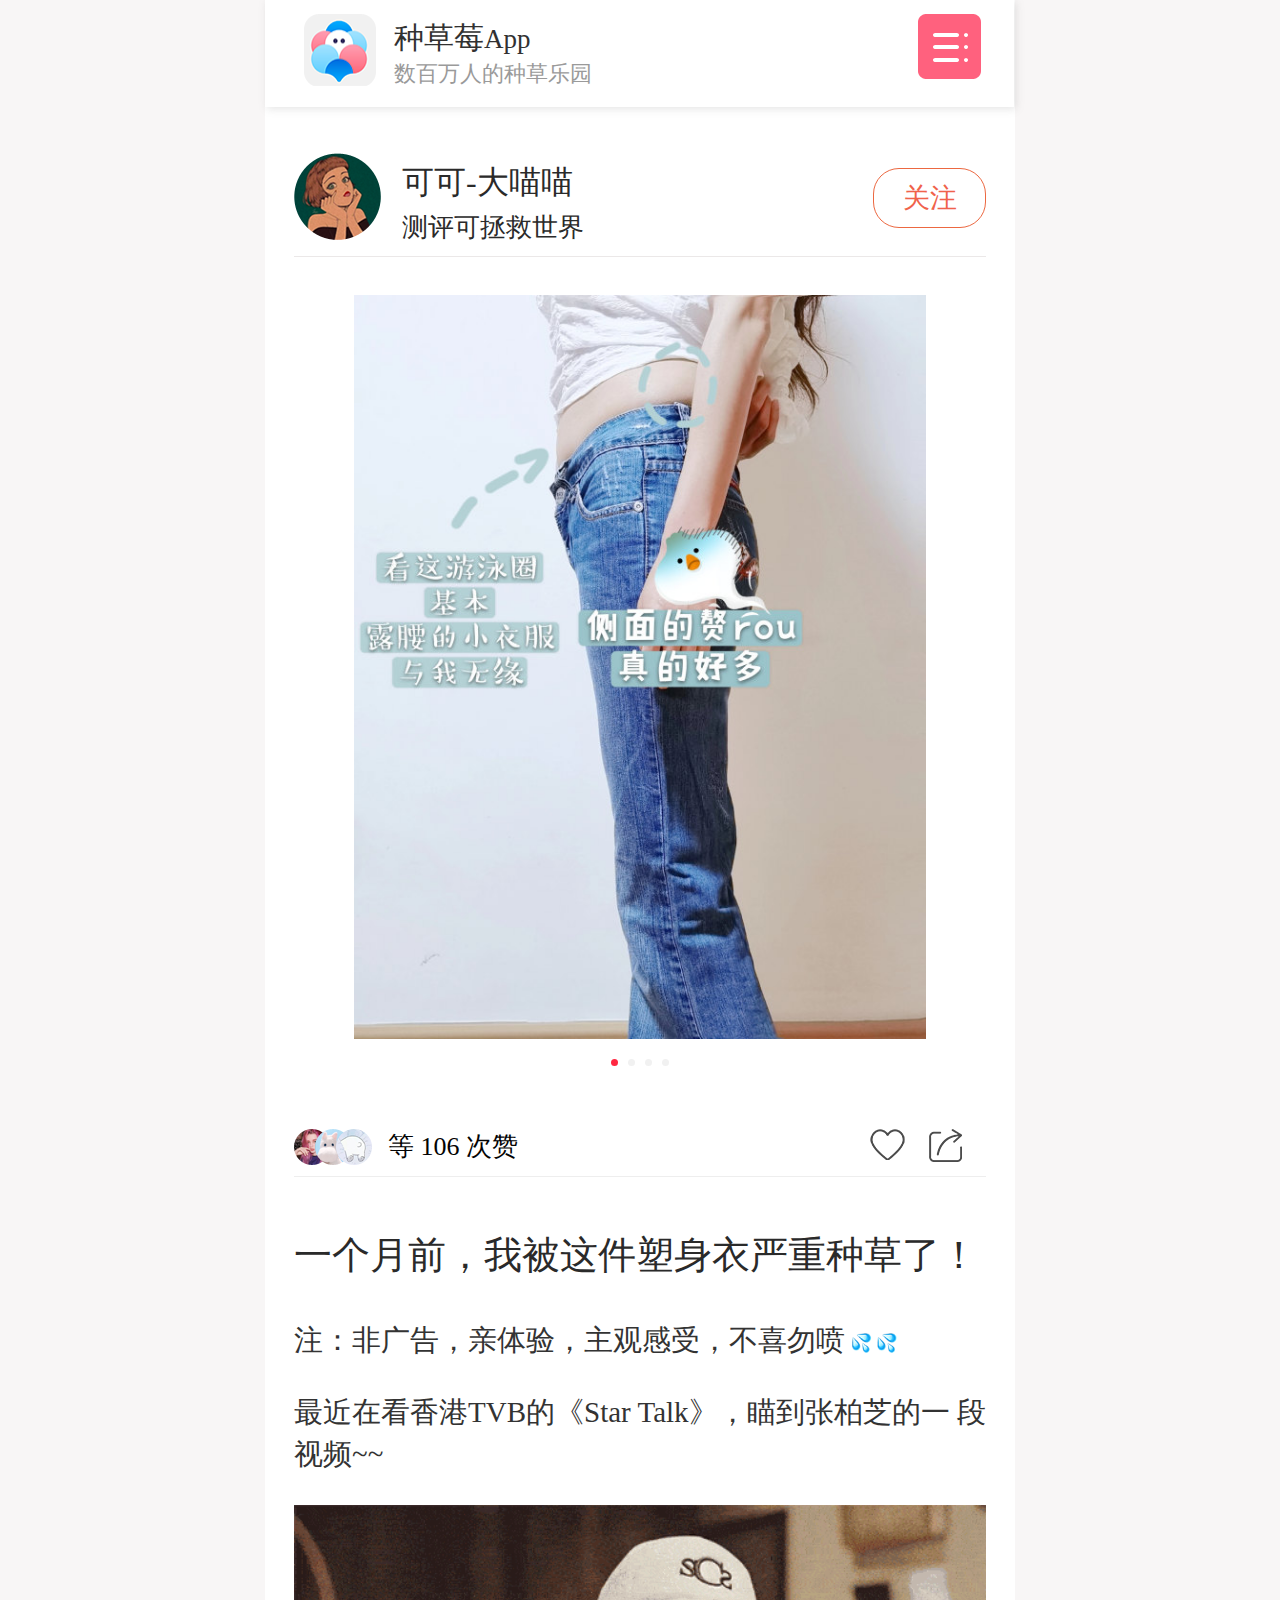
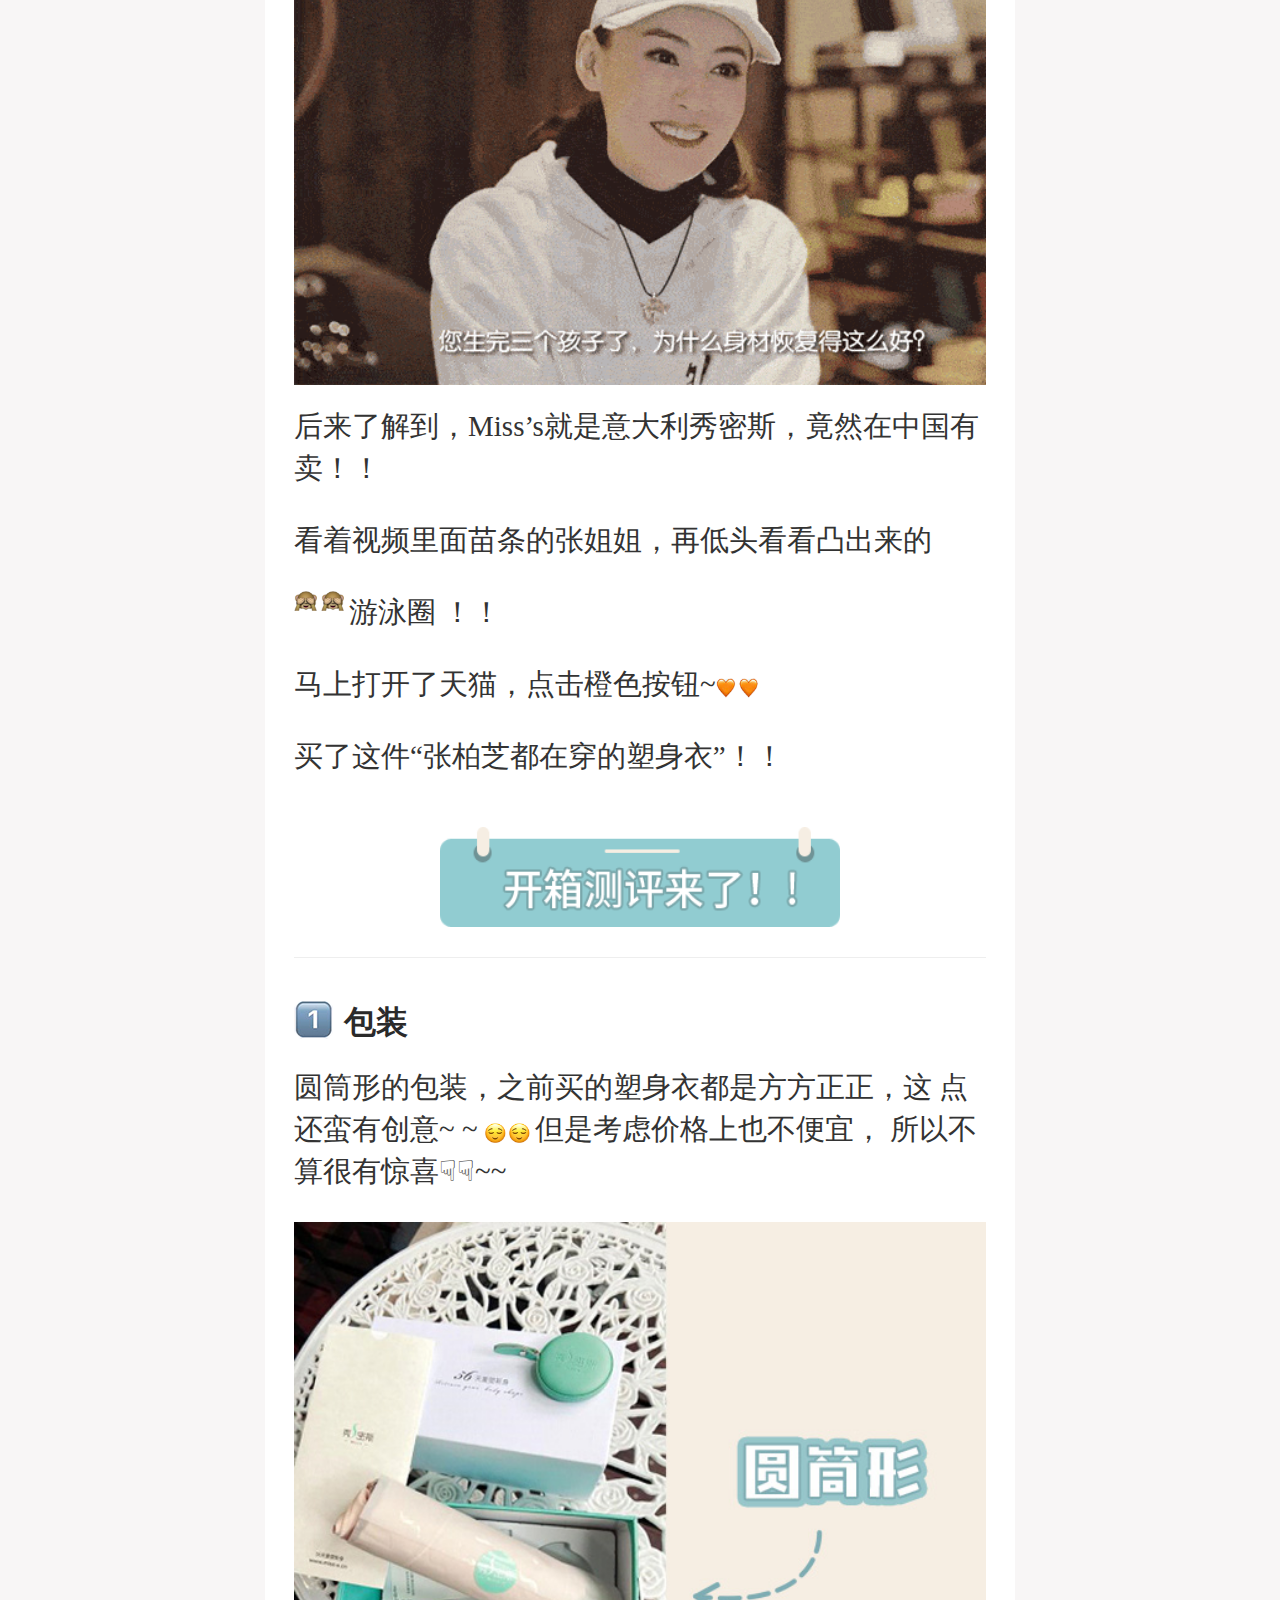
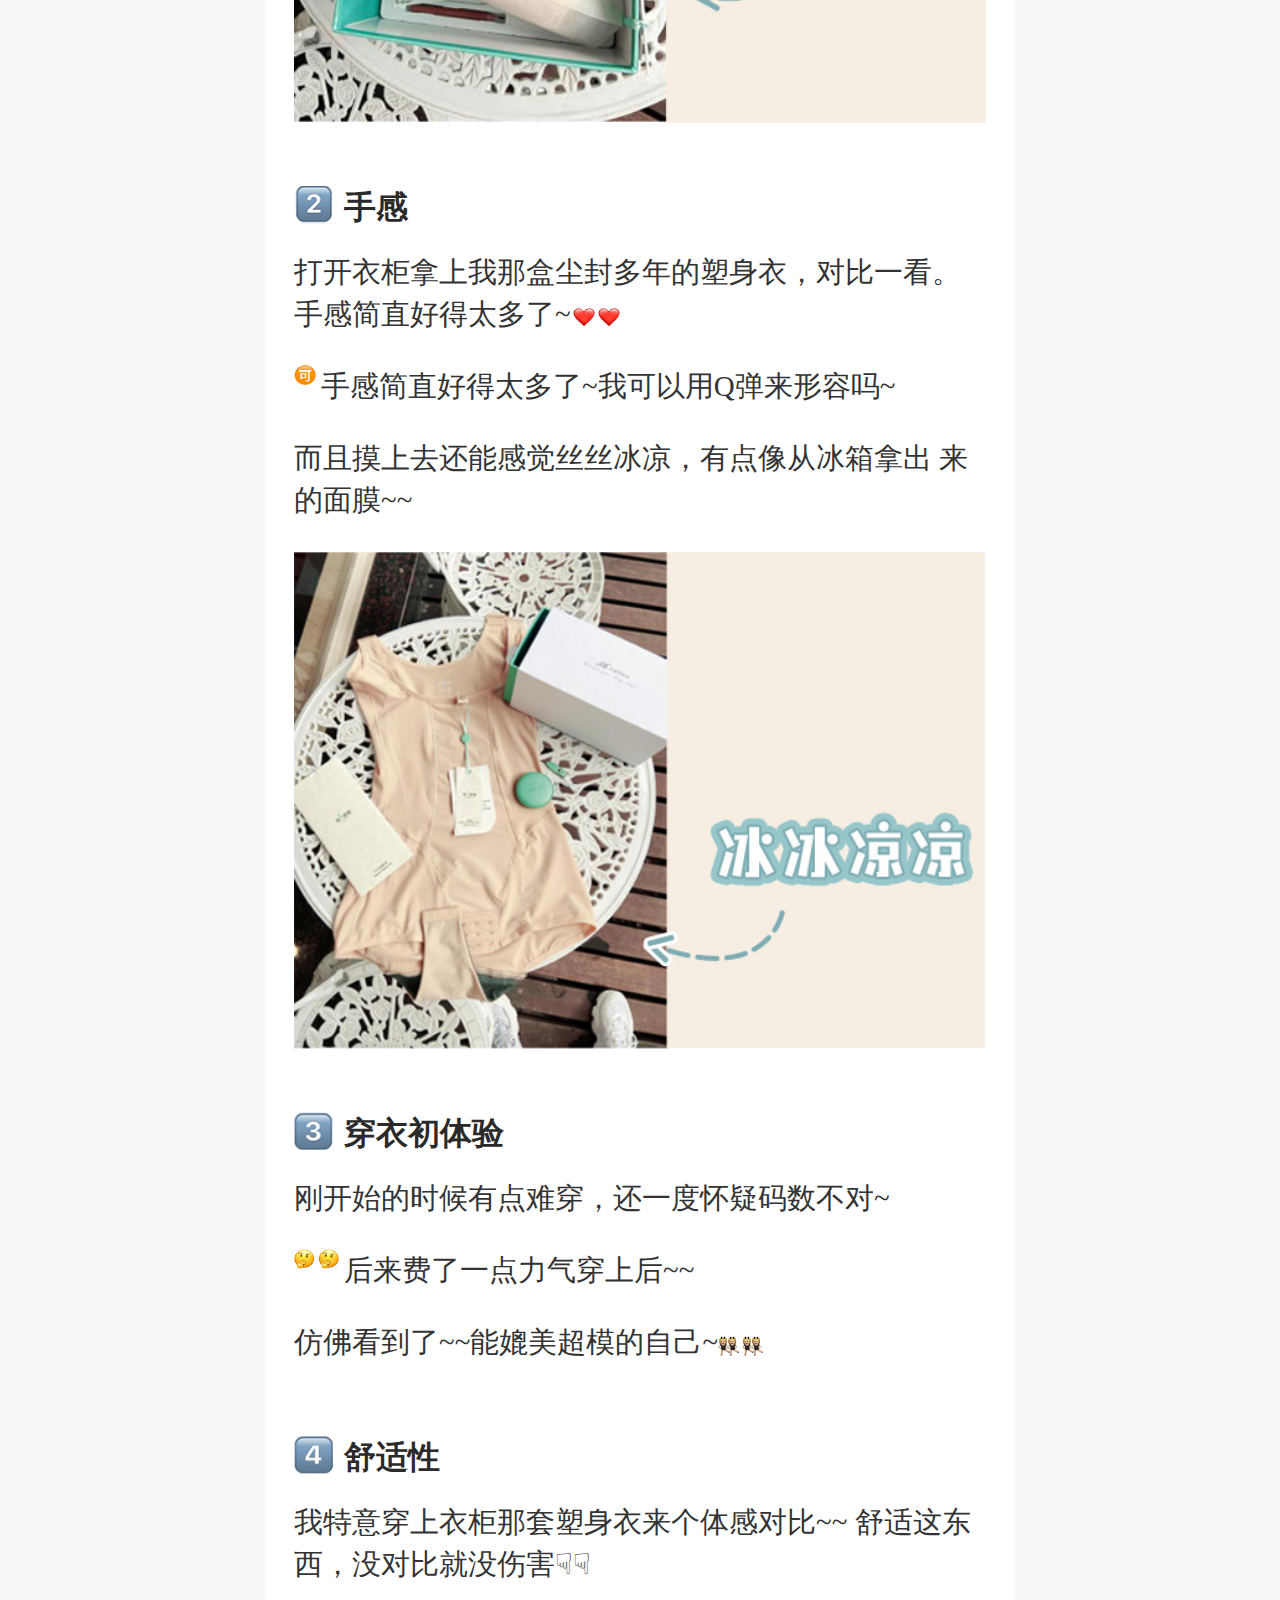
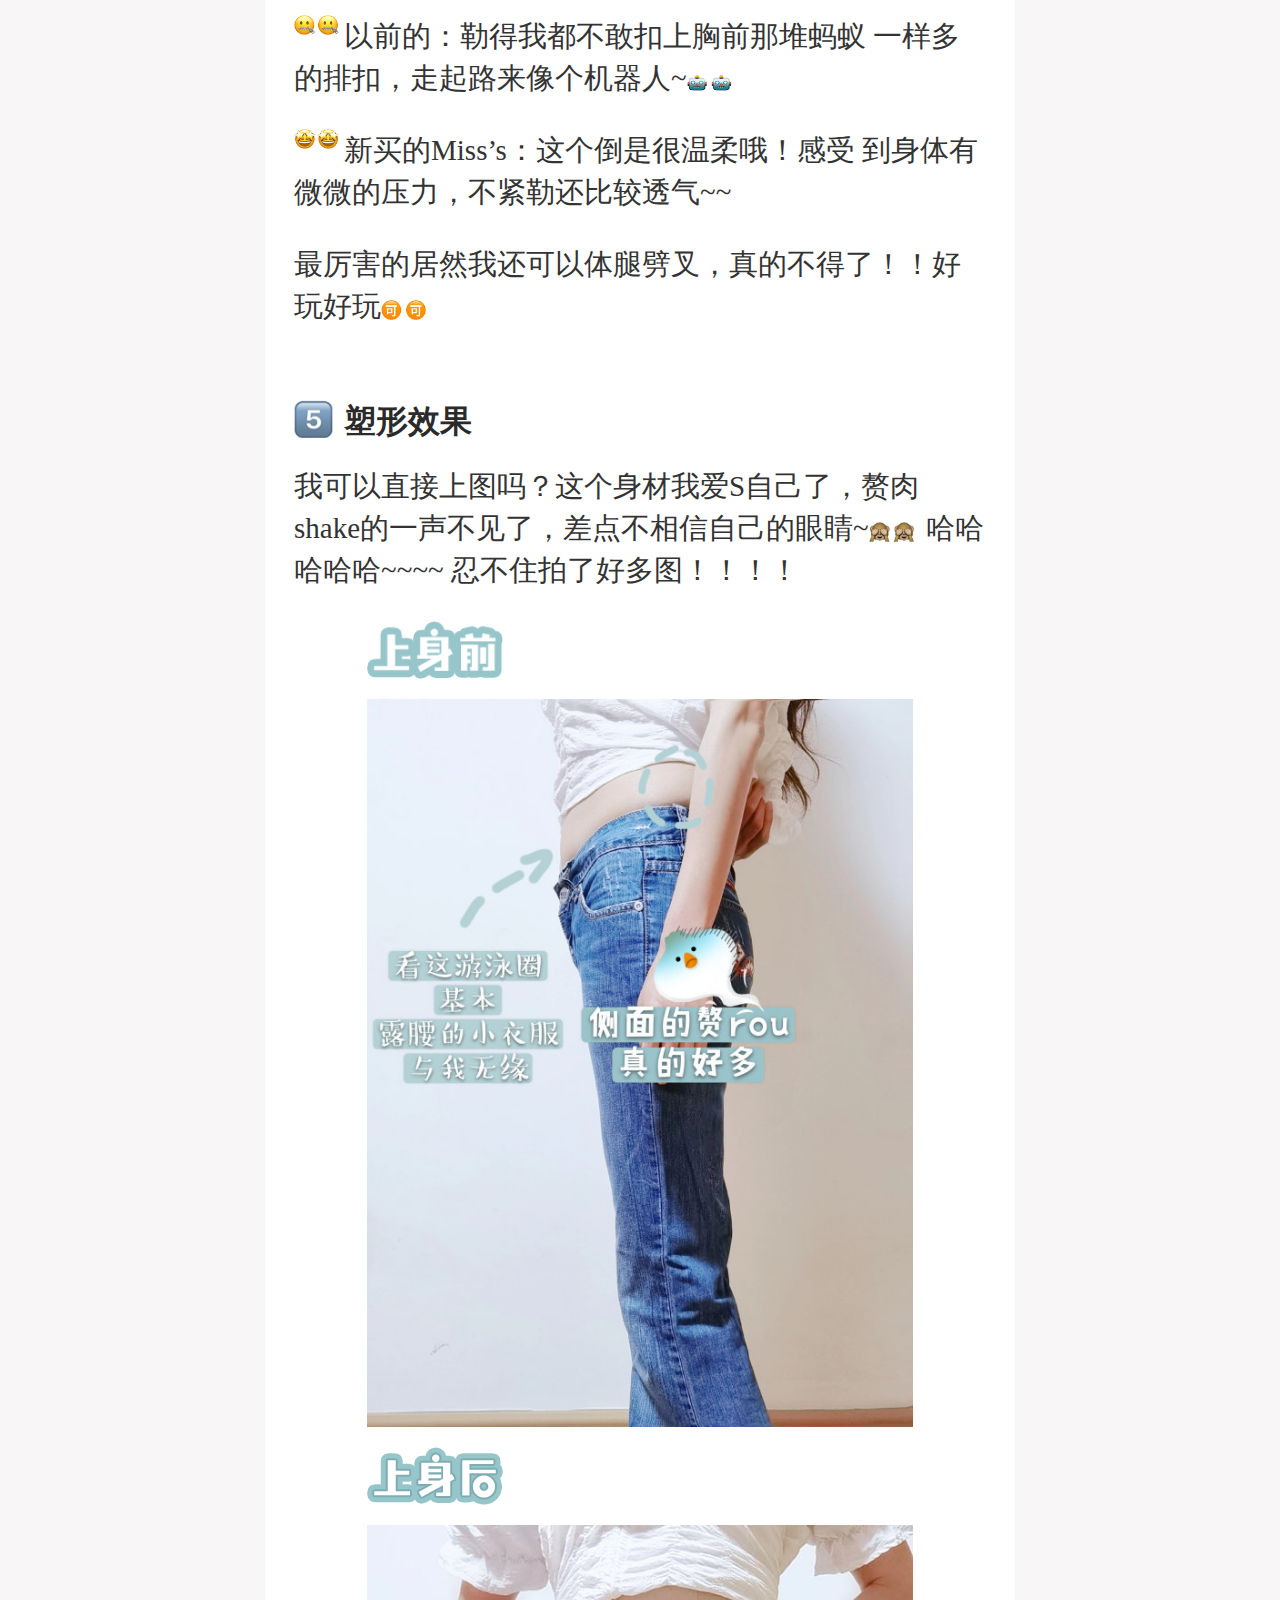
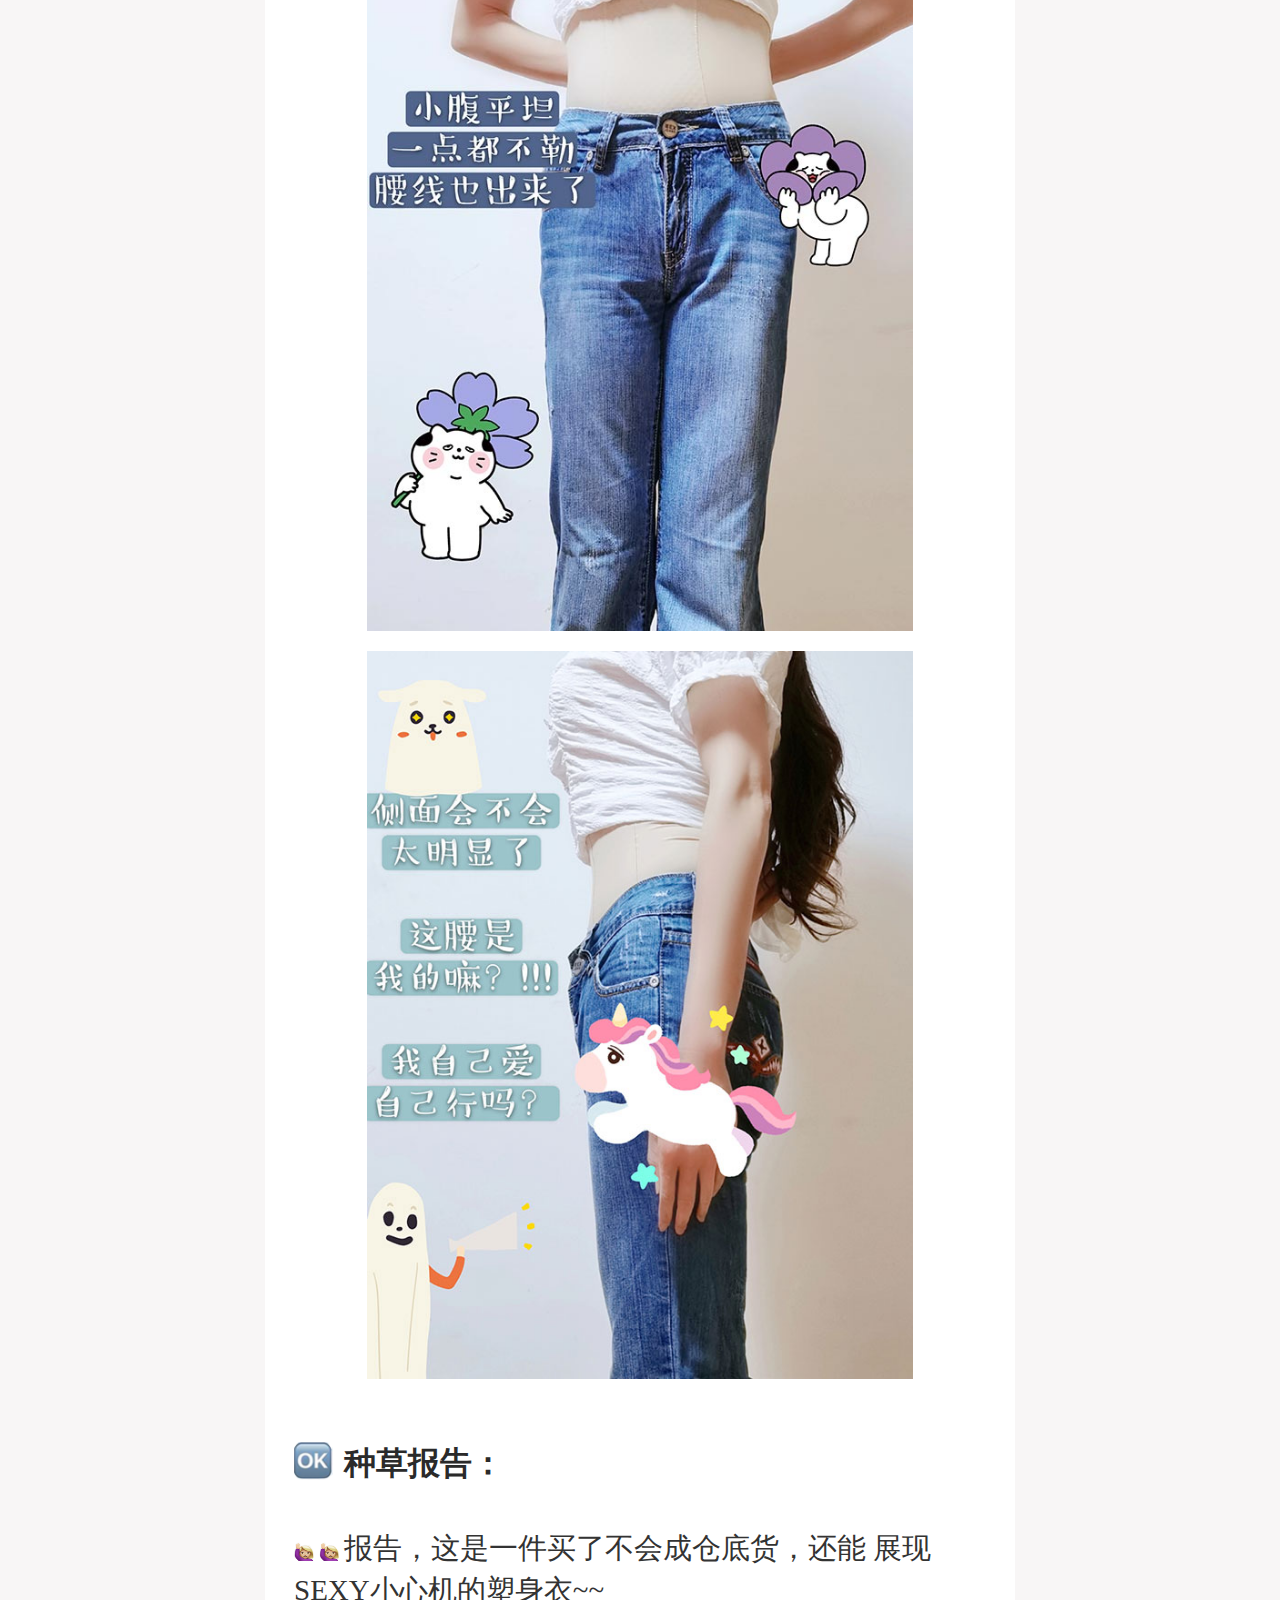
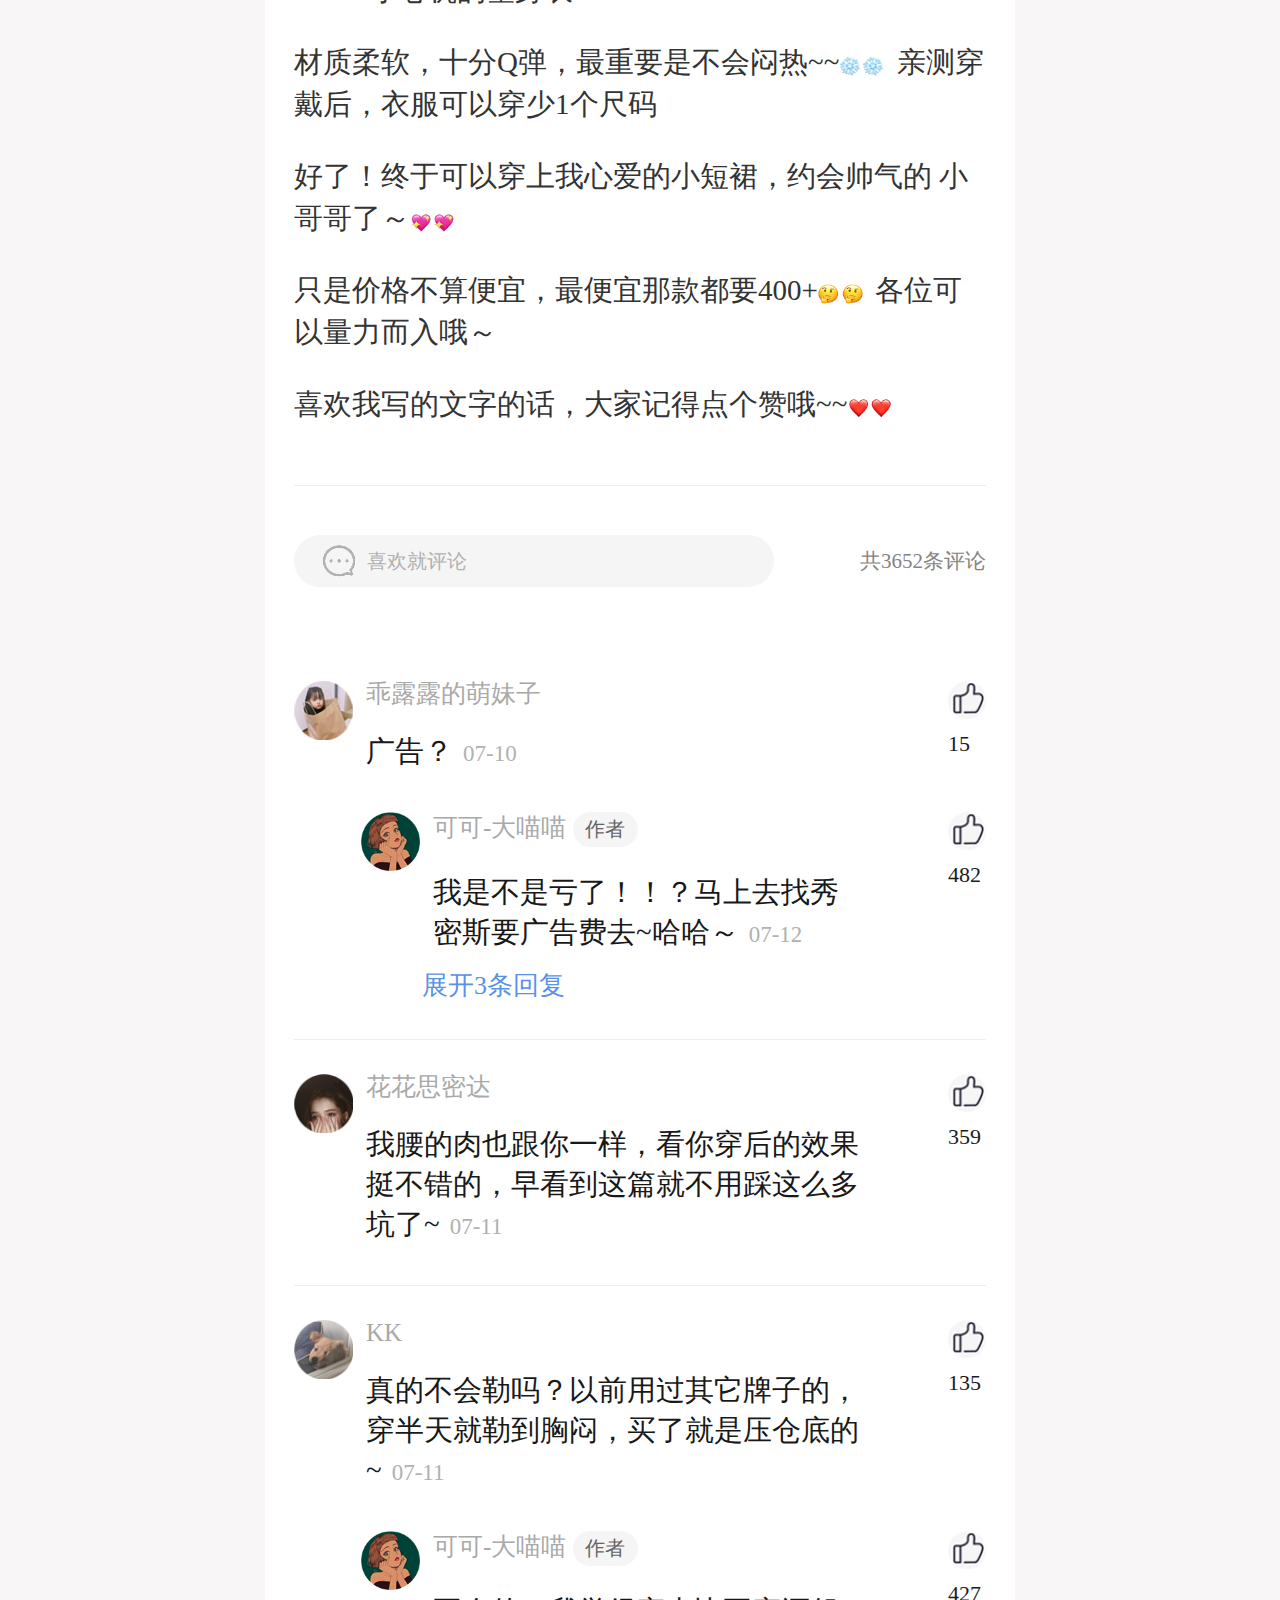
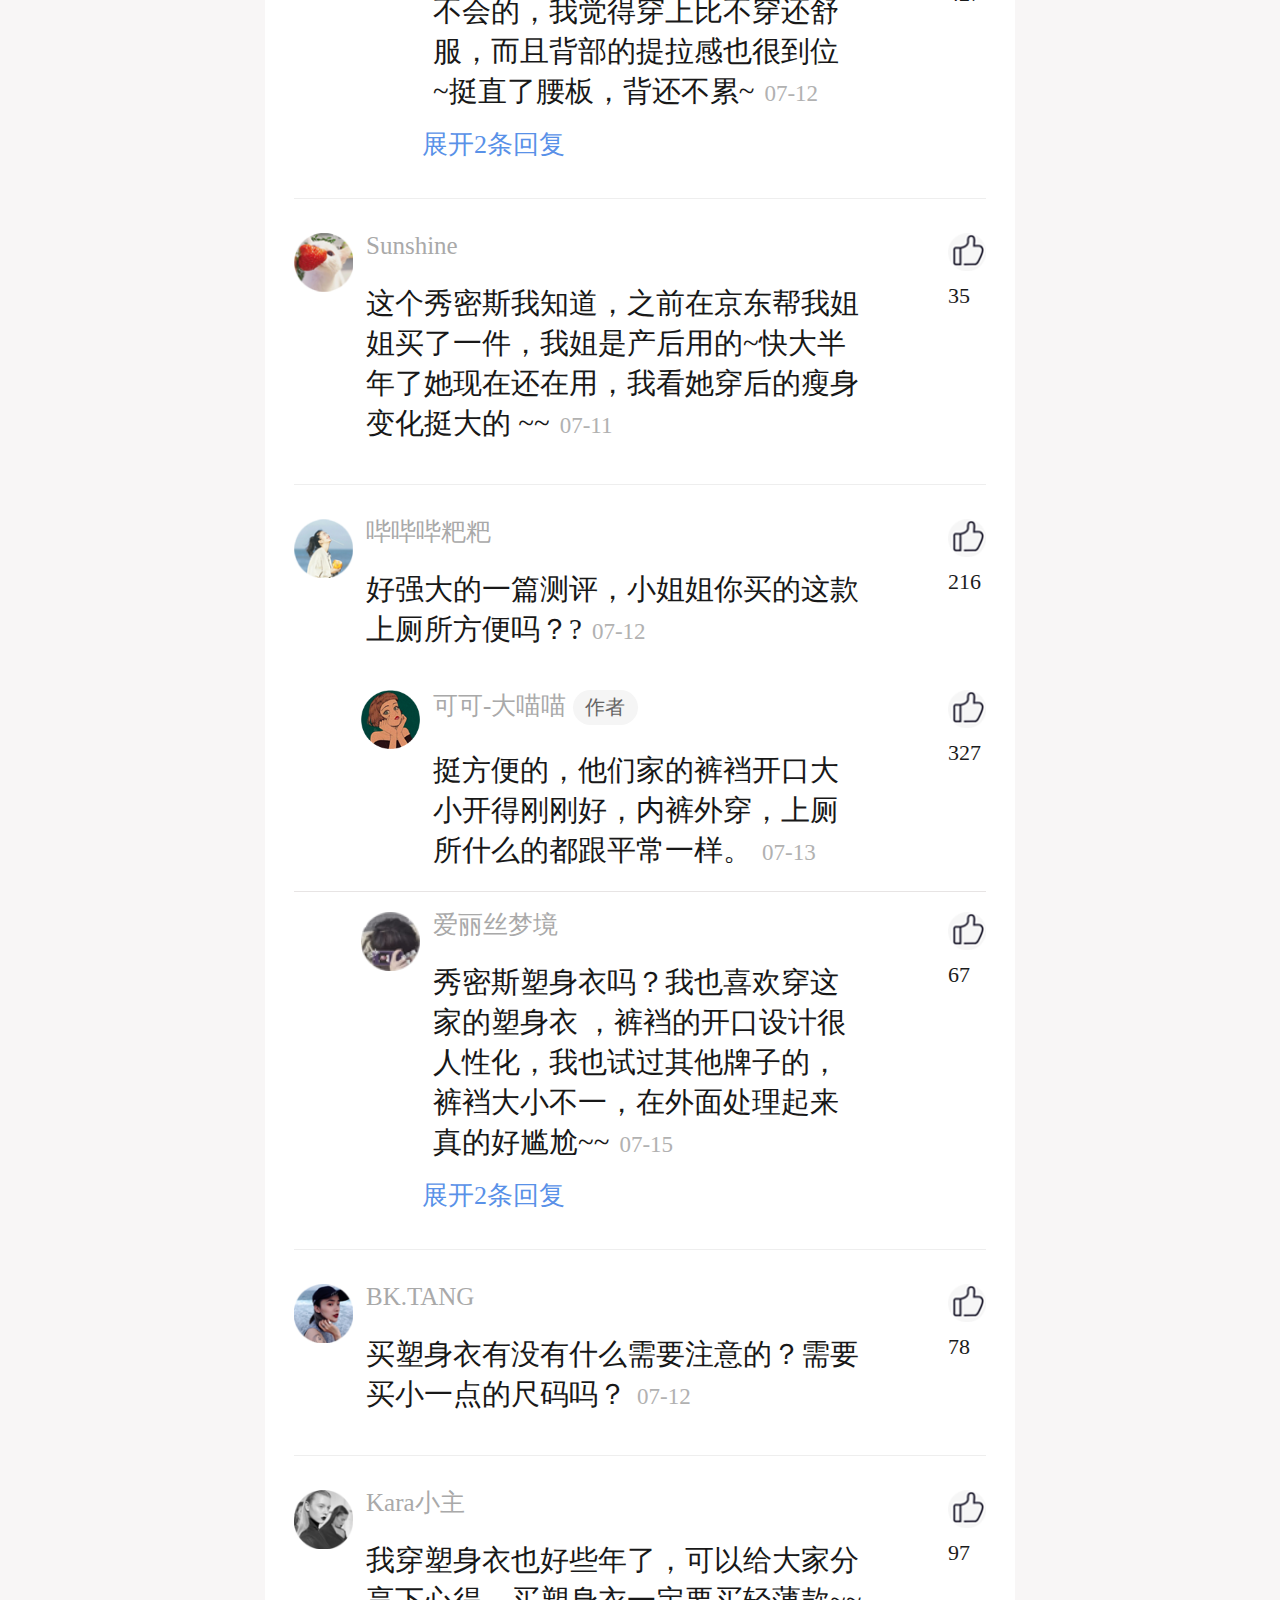
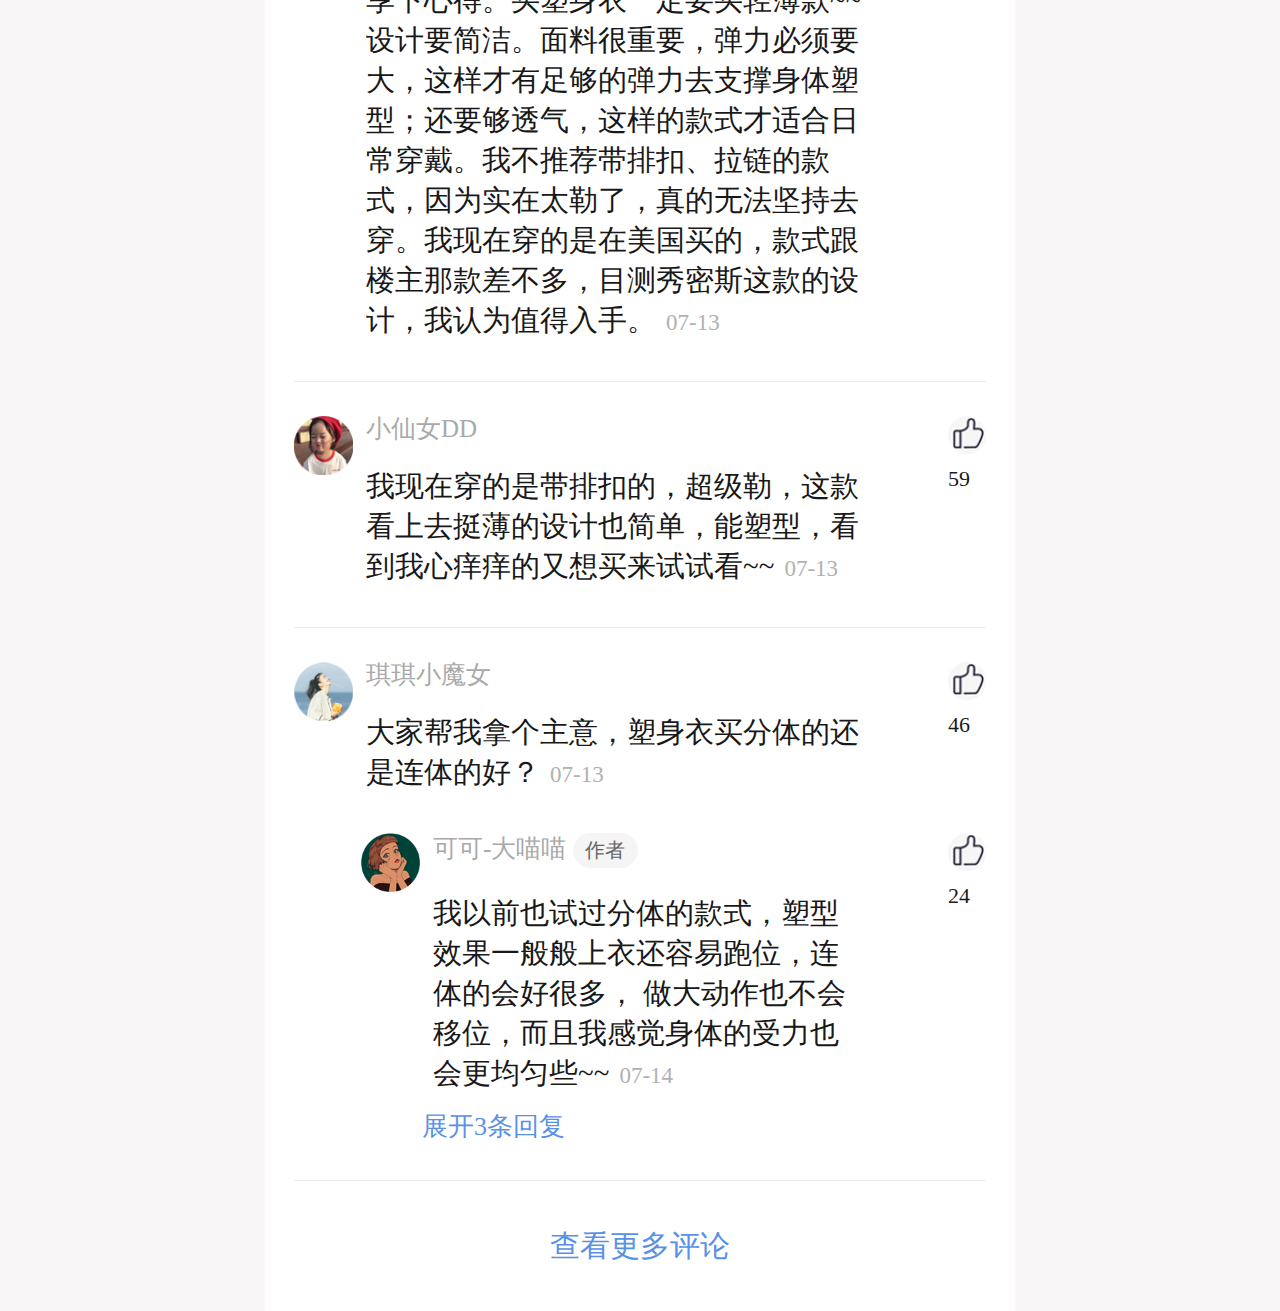
<file: zhongcao/index2.html>
﻿<!DOCTYPE html>
<html lang="en">

<head>
  <meta charset="UTF-8">
  <meta name="viewport" content="width=device-width, initial-scale=1.0">
  <meta name="viewport"
    content="width=device-width,initialss-scale=1.0,minimum-scale=1.0,maximum-scale=1.0,user-scalable=0">
  <title>一个月前，我被这件塑身衣严重种草了！-种草莓App</title>
<link rel="shortcut icon" href="./images/zhongcao.png" type="image/x-icon">
<link rel="apple-touch-icon" href="./images/zhongcao.png"/>
  <link rel="stylesheet" href="css/style.css" type="text/css">
  <script src="./js/jquery.min.js"></script>
  <script src="./js/awesome-slider.min.js"></script>
  <script src="./js/layer.js"></script>
    <script src="./js/index.js"></script>
  <script>
    var shuping = 'onorientationchange' in window ? 'orientationchange' : 'resize';
    var isAndorid = /(Android)/i.test(navigator.userAgent);
    var timer = null;
    //设置字体
    function setFontSize() {
      var w = window.innerWidth;
      if (w > 750) {
        w = 750
      }
      document.documentElement.style.fontSize = 100 * w / 750 + 'px';
    }
    setFontSize();

    window.addEventListener(shuping, function () {
      clearTimeout(timer);
      timer = setTimeout(setFontSize, isAndorid ? 300 : 0);
    }, false);

    window.addEventListener('resize', function () {
      clearTimeout(timer);
      timer = setTimeout(setFontSize, isAndorid ? 300 : 0);
    })
  </script>
</head>

<body>
  <div class="detail-container">
    <div class="detail-head">
      <div class="icon">
        <img src="./images/icon.png" />
      </div>
      <div class="desc">
        <h2>种草莓<span>App</span></h2>
        <p>数百万人的种草乐园</p>
      </div>
      <div class="right-icon">
        <img src="./images/icon01.png" />
      </div>
    </div>
    <div class="content">
      <div class="user-info">
        <div class="head">
          <img src="./images/head.png" />
        </div>
        <div class="desc">
          <h2>可可-大喵喵 </h2>
          <p>测评可拯救世界</p>
        </div>
        <div class="btn-wrapper">
          <span class="btn">关注</span>
        </div>
      </div>
      <div class="banner-wrapper" id="banner">
      </div>
      <div class="c-detail-head">
        <div class="left">
          <div class="users">
            <img src="./images/h2.png" />
            <img src="./images/h3.png" />
            <img src="./images/h4.png" />
          </div>
          <p class="fabulous">等 106 次赞</p>
        </div>
        <div class="r">
          <img src="./images/icon02.png" class="follow" />
          <img src="./images/icon03.png" class="share" />
        </div>
      </div>
      <div class="c-detail-context">
        <h1 class="title">一个月前，我被这件塑身衣严重种草了！</h1>
        <p>注：非广告，亲体验，主观感受，不喜勿喷 <img style ="display:inline-block;width:45px;height:20px;margin:0px 5px 0px 0px;vertical-align:middle;" src="./images/han.png" /></p>
        <p>最近在看香港TVB的《Star Talk》，瞄到张柏芝的一
          段视频~~</p>
        <img src="./images/zbz.gif" alt="">
        <p>后来了解到，Miss’s就是意大利秀密斯，竟然在中国有卖！！</p>
        <p>看着视频里面苗条的张姐姐，再低头看看凸出来的</p>
         <p><img style ="width:50px;height:20px;float:left;margin:0px 5px 0px 0px;" src="./images/hou.png" />  游泳圈 ！！</p>

        <p>马上打开了天猫，点击橙色按钮~<img style ="display:inline-block;width:45px;height:20px;margin:0px 5px 0px 0px;vertical-align:middle;" src="./images/cx.png" /></p>
        <p>买了这件“张柏芝都在穿的塑身衣”！！</p>
        <div class="evaluation">
          <img src="./images/icon04.png" />
        </div>
        <h3 class="num1">
          包装
        </h3>
        <p>圆筒形的包装，之前买的塑身衣都是方方正正，这
          点还蛮有创意~ ~ <img style ="display:inline-block;width:45px;height:20px;margin:0px 5px 0px 0px;vertical-align:middle;" src="./images/wwx.png" />但是考虑价格上也不便宜，
          所以不算很有惊喜☟☟~~</p>
        <img src="./images/001.jpg">
        <h3 class="num num2">
          手感
        </h3>
        <p>打开衣柜拿上我那盒尘封多年的塑身衣，对比一看。
          手感简直好得太多了~<img style ="display:inline-block;width:50px;height:20px;margin:0px 5px 0px 0px;vertical-align:middle;" src="./images/xing.png" /></p>
        <p>手感简直好得太多了~<img style ="float:left;width:22px;height:20px;margin:0px 5px 0px 0px;vertical-align:middle;" src="./images/ygk.png" />我可以用Q弹来形容吗~</p>
        <p>而且摸上去还能感觉丝丝冰凉，有点像从冰箱拿出
          来的面膜~~ </p>
        <img src="./images/002.jpg">
        <h3 class="num num3">
          穿衣初体验
        </h3>
        <p>刚开始的时候有点难穿，还一度怀疑码数不对~</p>
        <p><img style ="float:left;width:45px;height:20px;margin:0px 5px 0px 0px;vertical-align:middle;" src="./images/sk.png" />后来费了一点力气穿上后~~</p>
        <p>仿佛看到了~~能媲美超模的自己~<img style ="display:inline-block;width:45px;height:20px;margin:0px 5px 0px 0px;vertical-align:middle;" src="./images/sr.png" /></p>
        <h3 class="num num4">
          舒适性
        </h3>
        <p>我特意穿上衣柜那套塑身衣来个体感对比~~
          舒适这东西，没对比就没伤害☟☟</p>

        <p><img style ="float:left;width:45px;height:20px;margin:0px 5px 0px 0px;vertical-align:middle;" src="./images/bz.png" />以前的：勒得我都不敢扣上胸前那堆蚂蚁
          一样多
		  的排扣，走起路来像个机器人~<img style ="display:inline-block;width:45px;height:20px;margin:0px 5px 0px 0px;vertical-align:middle;" src="./images/jqr.png" /></p>

        <p><img style ="float:left;width:45px;height:20px;margin:0px 5px 0px 0px;vertical-align:middle;" src="./images/xxy.png" />新买的Miss’s：这个倒是很温柔哦！感受
          到身体有微微的压力，不紧勒还比较透气~~</p>
		  <p>最厉害的居然我还可以体腿劈叉，真的不得了！！好玩好玩<img style ="display:inline-block;width:45px;height:20px;margin:0px 5px 0px 0px;vertical-align:middle;" src="./images/ke.png" /></p>
        <h3 class="num num5">
          塑形效果
        </h3>
        <p>我可以直接上图吗？这个身材我爱S自己了，赘肉
          shake的一声不见了，差点不相信自己的眼睛~<img style ="display:inline-block;width:45px;height:20px;margin:0px 5px 0px 0px;vertical-align:middle;" src="./images/hou.png" />
          哈哈哈哈哈~~~~ 忍不住拍了好多图！！！！</p>
        <div class="img-wrapper">
          <h3><img src="./images/icon05.png" /></h3>
          <img src="./images/banner01.jpg" />
          <h3><img src="./images/icon06.png" /></h3>
          <img src="./images/banner03.jpg" />
          <img src="./images/banner04.jpg" />
        </div>
        <h3 class="num ok">
          种草报告：
        </h3>
        <p><img style ="display:inline-block;width:45px;height:20px;margin:0px 5px 0px 0px;vertical-align:middle;" src="./images/jushou.png" />报告，这是一件买了不会成仓底货，还能
          展现SEXY小心机的塑身衣~~</p>
        <p>材质柔软，十分Q弹，最重要是不会闷热~~<img style ="display:inline-block;width:45px;height:20px;margin:0px 5px 0px 0px;vertical-align:middle;" src="./images/xuehua.png" />
          亲测穿戴后，衣服可以穿少1个尺码</p>

        <p>好了！终于可以穿上我心爱的小短裙，约会帅气的
          小哥哥了～<img style ="display:inline-block;width:45px;height:20px;margin:0px 2px 0px 0px;vertical-align:middle;" src="./images/xing2.png" /></p>
          <p>只是价格不算便宜，最便宜那款都要400+<img style ="display:inline-block;width:45px;height:20px;margin:0px 5px 0px 0px;vertical-align:middle;" src="./images/sk.png" />
          各位可以量力而入哦～</p>
        <p>喜欢我写的文字的话，大家记得点个赞哦~~<img style ="display:inline-block;width:45px;height:20px;margin:0px 5px 0px 0px;vertical-align:middle;" src="./images/xing.png" /></p>
      </div>
      <div class="comment-wrapper">
        <div class="comment-input">
          <div class="input-wrapper">
            <img src="./images/icon07.png" />
            <input type="text" placeholder="喜欢就评论">
          </div>
          <p>共3652条评论</p>
        </div>
        <div class="comment-list">
          <div class="comment-item">
            <div class="comment-row">
              <div class="user-head "><img src="./images/pl/1.png" /></div>
              <div class="comment-desc">
                <div class="user-name">乖露露的萌妹子</div>
                <div class="comment-text">
                  <div class="txt">
                    广告？<span class="date-title">07-10</span>
                  </div>
                </div>
              </div>
              <div class="liked">
                <img src="./images/icon08.png" />
                <p class="liked-num">15</p>
              </div>
            </div>
            <div class="comment-row">
              <div class="user-head "><img src="./images/head.png" /></div>
              <div class="comment-desc">
                <div class="user-name">可可-大喵喵 <span class="tag">作者</span></div>
                <div class="comment-text">
                  <div class="txt2">
                    我是不是亏了！！？马上去找秀密斯要广告费去~哈哈～<span class="date-title">07-12</span>
                  </div>
                </div>
              </div>
              <div class="liked">
                <img src="./images/icon08.png" />
                <p class="liked-num">482</p>
              </div>
            </div>
            <p class="more">展开3条回复</p>
          </div>
          <div class="comment-item">
            <div class="comment-row">
              <div class="user-head "><img src="./images/pl/3.png" /></div>
              <div class="comment-desc">
                <div class="user-name">花花思密达</div>
                <div class="comment-text">
                  <div class="txt">
                    我腰的肉也跟你一样，看你穿后的效果挺不错的，早看到这篇就不用踩这么多坑了~<span class="date-title">07-11</span>
                  </div>
                </div>
              </div>
              <div class="liked">
                <img src="./images/icon08.png" />
                <p class="liked-num">359</p>
              </div>
            </div>
          </div>
          <div class="comment-item">
            <div class="comment-row">
              <div class="user-head "><img src="./images/pl/4.png" /></div>
              <div class="comment-desc">
                <div class="user-name">KK</div>
                <div class="comment-text">
                  <div class="txt">
                    真的不会勒吗？以前用过其它牌子的，穿半天就勒到胸闷，买了就是压仓底的~<span class="date-title">07-11</span>
                  </div>
                </div>
              </div>
              <div class="liked">
                <img src="./images/icon08.png" />
                <p class="liked-num">135</p>
              </div>
            </div>
            <div class="comment-row">
              <div class="user-head "><img src="./images/head.png" /></div>
              <div class="comment-desc">
                <div class="user-name">可可-大喵喵 <span class="tag">作者</span></div>
                <div class="comment-text">
                  <div class="txt2">
                    不会的，我觉得穿上比不穿还舒服，而且背部的提拉感也很到位~挺直了腰板，背还不累~<span class="date-title">07-12</span>
                  </div>
                </div>
              </div>
              <div class="liked">
                <img src="./images/icon08.png" />
                <p class="liked-num">427</p>
              </div>
            </div>
            <p class="more">展开2条回复</p>
          </div>

          <div class="comment-item">
            <div class="comment-row">
              <div class="user-head "><img src="./images/pl/5.png" /></div>
              <div class="comment-desc">
                <div class="user-name">Sunshine</div>
                <div class="comment-text">
                  <div class="txt">
                    这个秀密斯我知道，之前在京东帮我姐姐买了一件，我姐是产后用的~快大半年了她现在还在用，我看她穿后的瘦身变化挺大的 ~~<span class="date-title">07-11</span>
                  </div>
                </div>
              </div>
              <div class="liked">
                <img src="./images/icon08.png" />
                <p class="liked-num">35</p>
              </div>
            </div>
          </div>

          <div class="comment-item">
            <div class="comment-row">
              <div class="user-head "><img src="./images/pl/6.png" /></div>
              <div class="comment-desc">
                <div class="user-name">哔哔哔粑粑</div>
                <div class="comment-text">
                  <div class="txt">
                    好强大的一篇测评，小姐姐你买的这款上厕所方便吗？?<span class="date-title">07-12</span>
                  </div>
                </div>
              </div>
              <div class="liked">
                <img src="./images/icon08.png" />
                <p class="liked-num">216</p>
              </div>
            </div>
            <div class="comment-row">
              <div class="user-head "><img src="./images/head.png" /></div>
              <div class="comment-desc">
                <div class="user-name">可可-大喵喵 <span class="tag">作者</span></div>
                <div class="comment-text">
                  <div class="txt2">
                    挺方便的，他们家的裤裆开口大小开得刚刚好，内裤外穿，上厕所什么的都跟平常一样。<span class="date-title">07-13</span>
                  </div>
                </div>
              </div>
              <div class="liked">
                <img src="./images/icon08.png" />
                <p class="liked-num">327</p>
              </div>
            </div>
            <div class="comment-row">
              <div class="user-head "><img src="./images/pl/7.png" /></div>
              <div class="comment-desc">
                <div class="user-name">爱丽丝梦境</div>
                <div class="comment-text">
                  <div class="txt2">
                    秀密斯塑身衣吗？我也喜欢穿这家的塑身衣 ，裤裆的开口设计很人性化，我也试过其他牌子的，裤裆大小不一，在外面处理起来真的好尴尬~~<span class="date-title">07-15</span>
                  </div>
                </div>
              </div>
              <div class="liked">
                <img src="./images/icon08.png" />
                <p class="liked-num">67</p>
              </div>
            </div>
            <p class="more">展开2条回复</p>
          </div>

          <div class="comment-item">
            <div class="comment-row">
              <div class="user-head "><img src="./images/pl/8.png" /></div>
              <div class="comment-desc">
                <div class="user-name">BK.TANG</div>
                <div class="comment-text">
                  <div class="txt">
                    买塑身衣有没有什么需要注意的？需要买小一点的尺码吗？<span class="date-title">07-12</span>
                  </div>
                </div>
              </div>
              <div class="liked">
                <img src="./images/icon08.png" />
                <p class="liked-num">78</p>
              </div>
            </div>
          </div>


          <div class="comment-item">
            <div class="comment-row">
              <div class="user-head "><img src="./images/pl/9.png" /></div>
              <div class="comment-desc">
                <div class="user-name">Kara小主</div>
                <div class="comment-text">
                  <div class="txt">
                    我穿塑身衣也好些年了，可以给大家分享下心得。买塑身衣一定要买轻薄款~~设计要简洁。面料很重要，弹力必须要大，这样才有足够的弹力去支撑身体塑型；还要够透气，这样的款式才适合日常穿戴。我不推荐带排扣、拉链的款式，因为实在太勒了，真的无法坚持去穿。我现在穿的是在美国买的，款式跟楼主那款差不多，目测秀密斯这款的设计，我认为值得入手。<span class="date-title">07-13</span>
                  </div>
                </div>
              </div>
              <div class="liked">
                <img src="./images/icon08.png" />
                <p class="liked-num">97</p>
              </div>
            </div>
          </div>

          <div class="comment-item">
            <div class="comment-row">
              <div class="user-head "><img src="./images/pl/10.png" /></div>
              <div class="comment-desc">
                <div class="user-name">小仙女DD</div>
                <div class="comment-text">
                  <div class="txt">
                    我现在穿的是带排扣的，超级勒，这款看上去挺薄的设计也简单，能塑型，看到我心痒痒的又想买来试试看~~<span class="date-title">07-13</span>
                  </div>
                </div>
              </div>
              <div class="liked">
                <img src="./images/icon08.png" />
                <p class="liked-num">59</p>
              </div>
            </div>
          </div>


          <div class="comment-item">
            <div class="comment-row">
              <div class="user-head "><img src="./images/pl/6.png" /></div>
              <div class="comment-desc">
                <div class="user-name">琪琪小魔女</div>
                <div class="comment-text">
                  <div class="txt">
                    大家帮我拿个主意，塑身衣买分体的还是连体的好？<span class="date-title">07-13</span>
                  </div>
                </div>
              </div>
              <div class="liked">
                <img src="./images/icon08.png" />
                <p class="liked-num">46</p>
              </div>
            </div>
            <div class="comment-row">
              <div class="user-head "><img src="./images/head.png" /></div>
              <div class="comment-desc">
                <div class="user-name">可可-大喵喵 <span class="tag">作者</span></div>
                <div class="comment-text">
                  <div class="txt2">
                    我以前也试过分体的款式，塑型效果一般般上衣还容易跑位，连体的会好很多， 做大动作也不会移位，而且我感觉身体的受力也会更均匀些~~<span class="date-title">07-14</span>
                  </div>
                </div>
              </div>
              <div class="liked">
                <img src="./images/icon08.png" />
                <p class="liked-num">24</p>
              </div>
            </div>
            <p class="more">展开3条回复</p>
          </div>
        </div>
        <div class="check-more">
          <span>查看更多评论</span>
        </div>
      </div>
    </div>
  </div>

</body>

</html>
</file>
<file: zhongcao/css/style.css>
﻿*{
  margin:0;
  padding: 0;
  text-decoration: none;
  list-style: none;
  font: 14rem/1 "微软雅黑"
}

img{
  border:none
}

body{
  background: rgb(248, 246, 246);
}



.detail-container{
  margin:0 auto;
  width: 7.50rem;
  background: #fff;
}

.detail-container .detail-head{
  display: flex;
  width: 7.49rem;
	height: 1.07rem;
	box-shadow: 0.02rem 0.02rem 0.08rem 0rem 
    rgba(133, 133, 133, 0.21);
  box-sizing: border-box;
  padding: 0.14rem 0.33rem 0 0.39rem;
}

.detail-container .detail-head .icon{
  flex: 0 0 0.72rem;
  margin-right: 0.18rem;
  width: 0.72rem;
  height: 0.72rem;
}

.detail-container .detail-head .icon img{
  display: block;
  width: 0.72rem;
  height: 0.72rem;
}


.detail-container .detail-head .desc{
  flex: 1;
}

.detail-container .detail-head .desc h2{
  padding: 0.09rem 0 0.10rem;
	font-size: 0.30rem;
	color: #313131;
}

.detail-container .detail-head .desc h2 span{
  font-family: ArialMT;
	font-size: 0.27rem;
}

.detail-container .detail-head .desc p{
	font-size: 0.22rem;
	color: #9a9a9a;
}

.detail-container .detail-head .right-icon img{
  display: block;
  width: 0.63rem;
  height: 0.65rem;
}
.content{
  padding: 0.46rem 0.29rem 0;
}

.user-info{
  display: flex;
  padding-bottom: 0.15rem;
  border-bottom: 1px rgb(235, 232, 232) solid;
}

.user-info .head{
  flex: 0 0 0.87rem;
  margin-right: 0.21rem;
}

.user-info .head img{ 
  display: block;
  width: 0.87rem;
  height: 0.87rem;
}

.user-info .desc{
  flex: 1;
}

.user-info .desc h2{
  padding: 0.11rem 0 0.15rem;
  font-size: 0.32rem;
	line-height: 0.36rem;
	color: #2a2a2a;
}

.user-info .desc p{
  font-size: 0.26rem;
	color: #2a2a2a;
}

.user-info .btn-wrapper{
  padding: 0.15rem 0 0;
}

.user-info .btn-wrapper .btn{
  display: flex;
  align-items: center;
  justify-content: center;
  width: 1.13rem;
	height: 0.6rem;
	border-radius: 26px;
  border: solid 1px #ec6841;
  font-size: 0.27rem;
  color: #f0624b;
  box-sizing: border-box;
}

.banner-wrapper {
  margin: 0.38rem 0.60rem 0;
  padding-bottom: 0.90rem;
  overflow: hidden;
}

.c-detail-head{
  display: flex;
  justify-content: space-between;
  padding-bottom: 0.11rem;
  border-bottom: 1px #eeeeee solid;
}

.c-detail-head .left{
  display: flex;
  align-items: center;
}
.c-detail-head .users{
  display: flex;
}
.c-detail-head .users img{
  margin-left: -0.15rem;
  display: block;
  width: 0.36rem;
  height: 0.36rem;
}
.c-detail-head img:first-child{
  margin: 0;
}

.c-detail-head p{
  padding-left: 0.16rem;
  font-size: 0.26rem;
  color: #030303;
  font-weight: 500;
}

.c-detail-head .r{
  display: flex;
}

.c-detail-head .r img{
  display: block;
  margin-right: 0.24rem;  
}

.c-detail-head .follow{
  width: 0.35rem;
  height: 0.31rem;
}

.c-detail-head .share{
  width: 0.33rem;
  height: 0.33rem;
}
.banner-wrapper img{
  display: block;
}

.c-detail-context{
  padding: 0.59rem 0 0.30rem;
  border-bottom: 1px #eeeeee solid;
}

.c-detail-context .title{
  font-size: 0.38rem;
  color: #2a2a2a;
  padding-bottom: 0.45rem;
}

.c-detail-context p{
  font-size: 0.29rem;
  line-height: 0.42rem;
  color: #333333;
  padding-bottom: 0.30rem;
}

.c-detail-context img{
  display: block;
  width: 100%;
  margin-bottom: 0.20rem;
}

.c-detail-context .evaluation{
  padding: 0.20rem 0 0.30rem;
  border-bottom: solid 1px #eee;
}
.c-detail-context .evaluation img{
  margin: 0 auto;
  display: block;
  width: 4rem;
	height: 1rem;
}

.c-detail-context .num1{
  padding: 0.40rem 0.40rem 0.2rem 0rem;
  padding-left: 0.50rem;
  background: url(../images/1.png) no-repeat left 0.43rem;
  background-size: 0.39rem 0.38rem;
  font-size: 0.32rem;
	line-height: 0.48rem;
  color: #2a2a2a;
  font-weight: 700;
}


.c-detail-context .num2{
  padding: 0.40rem 0.40rem 0.2rem 0rem;
  padding-left: 0.50rem;
  background: url(../images/2.png) no-repeat left 0.43rem;
  background-size: 0.39rem 0.38rem;
  font-size: 0.32rem;
	line-height: 0.48rem;
  color: #2a2a2a;
  font-weight: 700;
}
.c-detail-context .num3{
  padding: 0.40rem 0.40rem 0.2rem 0rem;
  padding-left: 0.50rem;
  background: url(../images/3.png) no-repeat left 0.43rem;
  background-size: 0.39rem 0.38rem;
  font-size: 0.32rem;
	line-height: 0.48rem;
  color: #2a2a2a;
  font-weight: 700;
}
.c-detail-context .num4{
  padding: 0.40rem 0.40rem 0.2rem 0rem;
  padding-left: 0.50rem;
  background: url(../images/4.png) no-repeat left 0.43rem;
  background-size: 0.39rem 0.38rem;
  font-size: 0.32rem;
	line-height: 0.48rem;
  color: #2a2a2a;
  font-weight: 700;
}
.c-detail-context .num5{
  padding: 0.40rem 0.40rem 0.2rem 0rem;
  padding-left: 0.50rem;
  background: url(../images/5.png) no-repeat left 0.43rem;
  background-size: 0.39rem 0.38rem;
  font-size: 0.32rem;
	line-height: 0.48rem;
  color: #2a2a2a;
  font-weight: 700;
}

.c-detail-context .ok{
  padding: 0.40rem 0;
  padding-left: 0.50rem;
  background: url(../images/ok.png) no-repeat left 0.43rem;
  background-size: 0.39rem 0.38rem;
  font-size: 0.32rem;
	line-height: 0.48rem;
  color: #2a2a2a;
  font-weight: 700;
}

.img-placholder-wrapper{
  width: 100%;
  height: 3.00rem;
  background: #cbcbcb;
}

.img-wrapper{
  padding: 0 0.73rem;
}
.img-wrapper h3 {
  text-align: center;
}
.img-wrapper h3 img{
  width: 1.36rem;
  height: 0.58rem;;
}

.comment-wrapper{
  padding: 0.49rem 0 0;
}

.comment-input{
  display: flex;
  justify-content: space-between;
  align-items: center;
  padding: 0 0 0.6rem;
}

.comment-input .input-wrapper{
  position: relative;
  padding-left: 0.73rem;
  width: 4.8rem;
	height: 0.52rem;
	background-color: #f5f5f5;
  border-radius: 26px;
  box-sizing: border-box;
}

.comment-input .input-wrapper img{
  position: absolute;
  left: 0.29rem;
  top: 0.10rem;
  width: 0.32rem;
  height: 0.32rem;
}

input{
  outline: none;
}

.comment-input .input-wrapper input{
  display: block;
  border:none;
  line-height: 0.52rem;
  font-size: 0.20rem;
  width: 96%;
  background: none;
}

.comment-input .input-wrapper input::placeholder{
  font-size: 0.20rem;
	color: #b1b1b1;
}

.comment-input p{
  font-size: 0.21rem;
	color: #858484;
}

.comment-item{
  padding: 0.14rem 0 0.20rem;
  border-bottom: 1px #eeeeee solid;
}

.comment-item .comment-row{
  padding: 0.20rem 0 0.20rem;
  display: flex;
}

.comment-item .comment-row:nth-of-type(2){
  padding-left: 0.67rem;
}

.comment-item .comment-row:nth-of-type(3){
  padding-left: 0.67rem;  
  border-top: 1px #e7e4e4 solid;
}

.comment-item .user-head{
  margin-right: 0.13rem;
  flex: 0 0 0.59rem;
}

.comment-item .user-head img{
  display: block;
  width: 0.59rem;
  height: 0.59rem;
}

.comment-item .comment-desc{
  flex: 1;
}

.comment-item .comment-desc .user-name{
  font-size: 0.25rem;
  color: #a9a9a9;
  padding-bottom: 0.25rem;;
}

.comment-item .comment-desc  .comment-text .txt{
  width: 5rem;
  font-size: 0.29rem;
	line-height: 0.40rem;
	color: #000000;
	opacity: 0.9;
}

.comment-item .comment-desc  .comment-text .txt2{
  width: 4.20rem;
  font-size: 0.29rem;
	line-height: 0.40rem;
	color: #000000;
	opacity: 0.9;
}

.comment-item  .tag{
  display: inline-block;
  width: 0.65rem;
	height: 0.35rem;
	background-color: #f5f5f5;
  border-radius: 18px;
  font-size: 0.20rem;
	line-height: 0.35rem;
  color: #646464;
  text-align: center;
}

.comment-item .comment-desc  .comment-text .date-title{
  display: inline-block;
  font-size: 0.23rem;
	line-height: 0.36rem;
	color: #a9a9a9;
margin-left: 10px;
}

.comment-item .liked img{
  display: block;
  width: 0.38rem;
  height: 0.38rem;
}

.comment-item .liked .liked-num{
  padding-top: 0.14rem;
  font-size: 0.22rem;
	color: #1b1b1b;
}

.comment-item .more{
  margin:0 0 0.20rem 1.28rem;
	font-size: 0.26rem;
  color: #5991e8;
  cursor: pointer;
}

.check-more{
  padding: 0.5rem 0 0.50rem;
  text-align: center;
 
}

.check-more span{
  display: block;
  color: #5991e8;
  font-size: 0.3rem;
  font-weight: 400;
}
</file>
